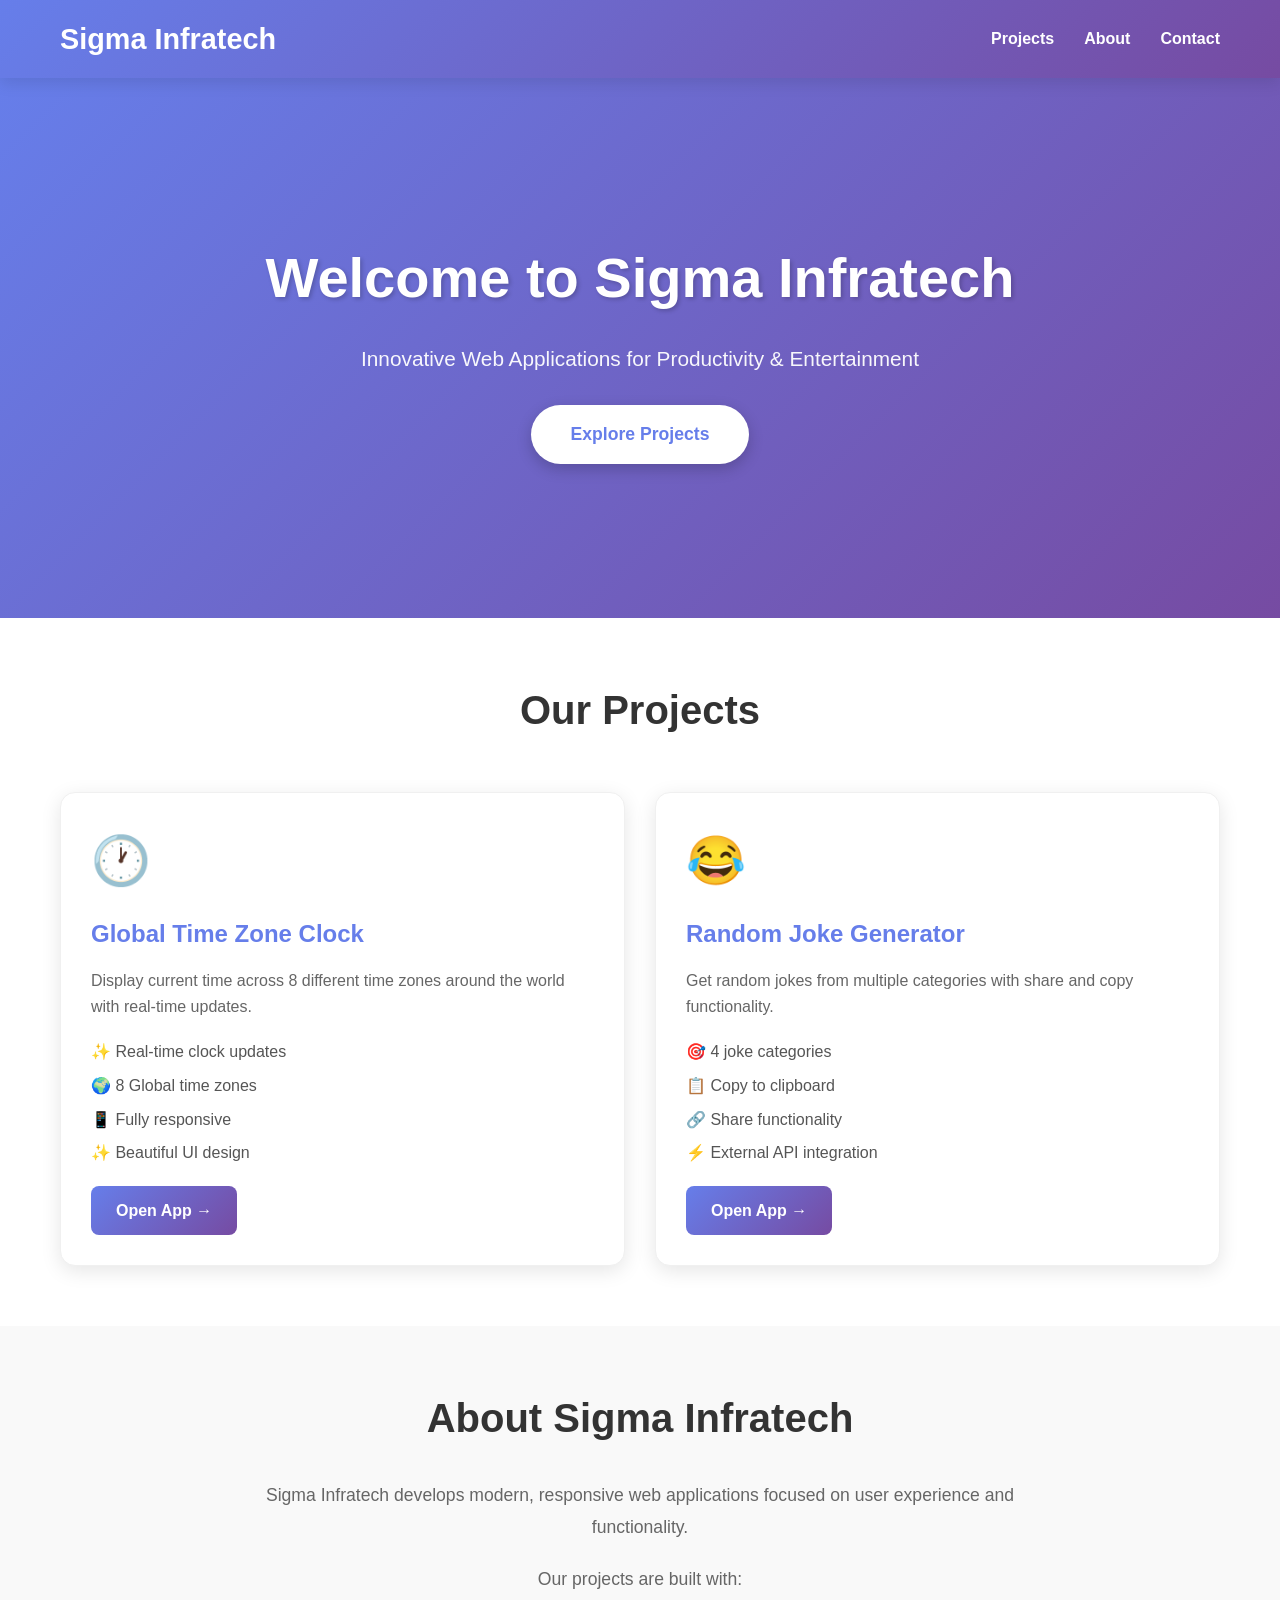
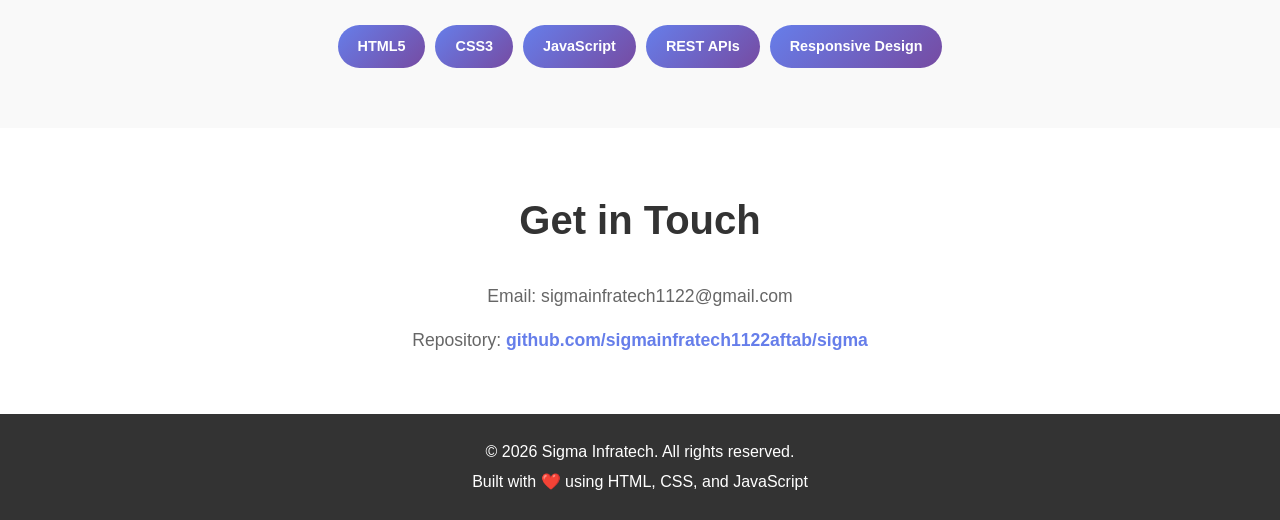
<file: index.html>
<!DOCTYPE html>
<html lang="en">
<head>
    <meta charset="UTF-8">
    <meta name="viewport" content="width=device-width, initial-scale=1.0">
    <title>Sigma Infratech - Web Apps</title>
    <link rel="stylesheet" href="landing.css">
</head>
<body>
    <nav class="navbar">
        <div class="nav-container">
            <h2 class="logo">Sigma Infratech</h2>
            <ul class="nav-links">
                <li><a href="#projects">Projects</a></li>
                <li><a href="#about">About</a></li>
                <li><a href="#contact">Contact</a></li>
            </ul>
        </div>
    </nav>

    <section class="hero">
        <div class="hero-content">
            <h1>Welcome to Sigma Infratech</h1>
            <p>Innovative Web Applications for Productivity & Entertainment</p>
            <a href="#projects" class="cta-button">Explore Projects</a>
        </div>
    </section>

    <section class="projects" id="projects">
        <h2>Our Projects</h2>
        <div class="projects-grid">
            <div class="project-card">
                <div class="project-icon">🕐</div>
                <h3>Global Time Zone Clock</h3>
                <p>Display current time across 8 different time zones around the world with real-time updates.</p>
                <ul class="features">
                    <li>✨ Real-time clock updates</li>
                    <li>🌍 8 Global time zones</li>
                    <li>📱 Fully responsive</li>
                    <li>✨ Beautiful UI design</li>
                </ul>
                <a href="./digital-clock/index.html" class="project-btn">Open App →</a>
            </div>

            <div class="project-card">
                <div class="project-icon">😂</div>
                <h3>Random Joke Generator</h3>
                <p>Get random jokes from multiple categories with share and copy functionality.</p>
                <ul class="features">
                    <li>🎯 4 joke categories</li>
                    <li>📋 Copy to clipboard</li>
                    <li>🔗 Share functionality</li>
                    <li>⚡ External API integration</li>
                </ul>
                <a href="./joke-generator/index.html" class="project-btn">Open App →</a>
            </div>
        </div>
    </section>

    <section class="about" id="about">
        <h2>About Sigma Infratech</h2>
        <div class="about-content">
            <p>Sigma Infratech develops modern, responsive web applications focused on user experience and functionality.</p>
            <p>Our projects are built with:</p>
            <div class="tech-stack">
                <span class="tech">HTML5</span>
                <span class="tech">CSS3</span>
                <span class="tech">JavaScript</span>
                <span class="tech">REST APIs</span>
                <span class="tech">Responsive Design</span>
            </div>
        </div>
    </section>

    <section class="contact" id="contact">
        <h2>Get in Touch</h2>
        <p>Email: sigmainfratech1122@gmail.com</p>
        <p>Repository: <a href="https://github.com/sigmainfratech1122aftab/sigma" target="_blank">github.com/sigmainfratech1122aftab/sigma</a></p>
    </section>

    <footer>
        <p>&copy; 2026 Sigma Infratech. All rights reserved.</p>
        <p>Built with ❤️ using HTML, CSS, and JavaScript</p>
    </footer>
</body>
</html>
</file>
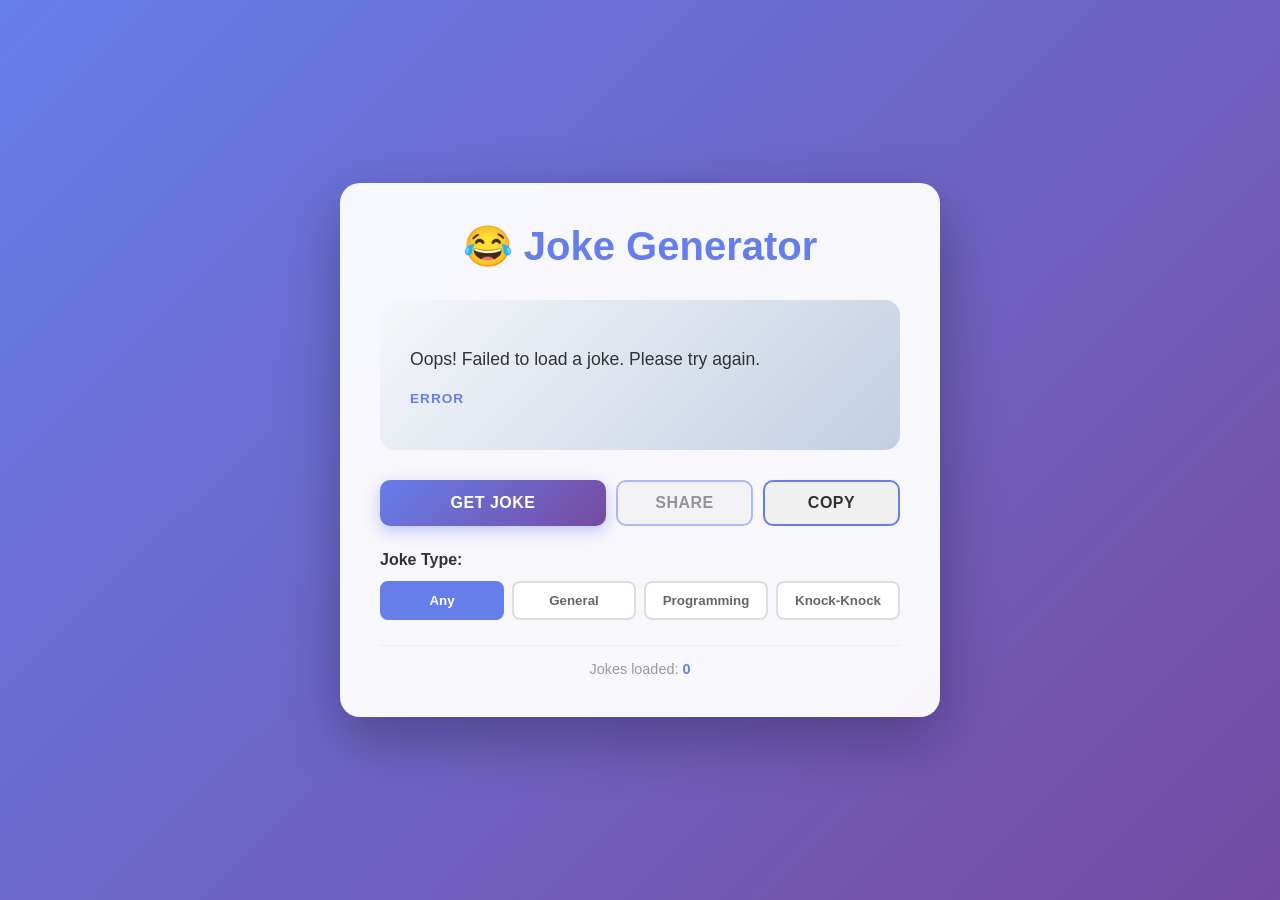
<file: joke-generator/index.html>
<!DOCTYPE html>
<html lang="en">
<head>
    <meta charset="UTF-8">
    <meta name="viewport" content="width=device-width, initial-scale=1.0">
    <title>Random Joke Generator</title>
    <link rel="stylesheet" href="styles.css">
</head>
<body>
    <div class="container">
        <div class="joke-card">
            <h1>😂 Joke Generator</h1>
            
            <div class="joke-display">
                <div class="joke-content" id="jokeContent">
                    <p>Click the button to get a random joke!</p>
                </div>
                <div class="joke-type" id="jokeType"></div>
            </div>
            
            <div class="button-group">
                <button class="btn btn-primary" id="getJokeBtn" onclick="getJoke()">Get Joke</button>
                <button class="btn btn-secondary" id="shareBtn" onclick="shareJoke()" disabled>Share</button>
                <button class="btn btn-secondary" id="copyBtn" onclick="copyJoke()">Copy</button>
            </div>
            
            <div class="filter-section">
                <h3>Joke Type:</h3>
                <div class="filter-buttons">
                    <button class="filter-btn active" data-type="any" onclick="setJokeType('any')">Any</button>
                    <button class="filter-btn" data-type="general" onclick="setJokeType('general')">General</button>
                    <button class="filter-btn" data-type="programming" onclick="setJokeType('programming')">Programming</button>
                    <button class="filter-btn" data-type="knock-knock" onclick="setJokeType('knock-knock')">Knock-Knock</button>
                </div>
            </div>
            
            <div class="loading" id="loading" style="display: none;">
                <div class="spinner"></div>
                <p>Loading joke...</p>
            </div>
            
            <div class="joke-counter">
                <p>Jokes loaded: <span id="jokeCount">0</span></p>
            </div>
        </div>
    </div>
    
    <script src="script.js"></script>
</body>
</html>
</file>
<file: landing.css>
* {
    margin: 0;
    padding: 0;
    box-sizing: border-box;
}

html {
    scroll-behavior: smooth;
}

body {
    font-family: 'Segoe UI', Tahoma, Geneva, Verdana, sans-serif;
    line-height: 1.6;
    color: #333;
}

/* Navigation */
.navbar {
    background: linear-gradient(135deg, #667eea 0%, #764ba2 100%);
    padding: 1rem 0;
    position: sticky;
    top: 0;
    z-index: 100;
    box-shadow: 0 5px 15px rgba(0, 0, 0, 0.1);
}

.nav-container {
    max-width: 1200px;
    margin: 0 auto;
    padding: 0 20px;
    display: flex;
    justify-content: space-between;
    align-items: center;
}

.logo {
    color: white;
    font-size: 1.8rem;
    font-weight: 700;
}

.nav-links {
    list-style: none;
    display: flex;
    gap: 30px;
}

.nav-links a {
    color: white;
    text-decoration: none;
    font-weight: 600;
    transition: opacity 0.3s ease;
}

.nav-links a:hover {
    opacity: 0.8;
}

/* Hero Section */
.hero {
    background: linear-gradient(135deg, #667eea 0%, #764ba2 100%);
    color: white;
    padding: 100px 20px;
    text-align: center;
    min-height: 60vh;
    display: flex;
    align-items: center;
    justify-content: center;
}

.hero-content h1 {
    font-size: 3.5rem;
    margin-bottom: 20px;
    font-weight: 700;
    text-shadow: 2px 2px 4px rgba(0, 0, 0, 0.2);
}

.hero-content p {
    font-size: 1.3rem;
    margin-bottom: 30px;
    opacity: 0.95;
}

.cta-button {
    display: inline-block;
    background: white;
    color: #667eea;
    padding: 15px 40px;
    border-radius: 50px;
    text-decoration: none;
    font-weight: 700;
    font-size: 1.1rem;
    transition: all 0.3s ease;
    box-shadow: 0 5px 15px rgba(0, 0, 0, 0.2);
}

.cta-button:hover {
    transform: translateY(-3px);
    box-shadow: 0 8px 20px rgba(0, 0, 0, 0.3);
}

/* Projects Section */
.projects {
    max-width: 1200px;
    margin: 60px auto;
    padding: 0 20px;
}

.projects h2 {
    text-align: center;
    font-size: 2.5rem;
    margin-bottom: 50px;
    color: #333;
}

.projects-grid {
    display: grid;
    grid-template-columns: repeat(auto-fit, minmax(350px, 1fr));
    gap: 30px;
}

.project-card {
    background: white;
    border-radius: 15px;
    padding: 30px;
    box-shadow: 0 5px 20px rgba(0, 0, 0, 0.1);
    transition: all 0.3s ease;
    border: 1px solid #f0f0f0;
}

.project-card:hover {
    transform: translateY(-8px);
    box-shadow: 0 15px 40px rgba(0, 0, 0, 0.15);
}

.project-icon {
    font-size: 3rem;
    margin-bottom: 15px;
}

.project-card h3 {
    font-size: 1.5rem;
    margin-bottom: 15px;
    color: #667eea;
}

.project-card p {
    color: #666;
    margin-bottom: 20px;
    line-height: 1.6;
}

.features {
    list-style: none;
    margin-bottom: 20px;
    padding: 0;
}

.features li {
    color: #555;
    margin-bottom: 8px;
    padding-left: 0;
}

.project-btn {
    display: inline-block;
    background: linear-gradient(135deg, #667eea 0%, #764ba2 100%);
    color: white;
    padding: 12px 25px;
    border-radius: 8px;
    text-decoration: none;
    font-weight: 600;
    transition: all 0.3s ease;
}

.project-btn:hover {
    transform: translateX(5px);
    box-shadow: 0 5px 15px rgba(102, 126, 234, 0.4);
}

/* About Section */
.about {
    background: #f9f9f9;
    padding: 60px 20px;
    text-align: center;
}

.about h2 {
    font-size: 2.5rem;
    margin-bottom: 30px;
    color: #333;
}

.about-content {
    max-width: 800px;
    margin: 0 auto;
}

.about-content p {
    font-size: 1.1rem;
    color: #666;
    margin-bottom: 20px;
    line-height: 1.8;
}

.tech-stack {
    display: flex;
    flex-wrap: wrap;
    justify-content: center;
    gap: 10px;
    margin-top: 30px;
}

.tech {
    background: linear-gradient(135deg, #667eea 0%, #764ba2 100%);
    color: white;
    padding: 10px 20px;
    border-radius: 25px;
    font-weight: 600;
    font-size: 0.9rem;
}

/* Contact Section */
.contact {
    max-width: 1200px;
    margin: 60px auto;
    padding: 0 20px;
    text-align: center;
}

.contact h2 {
    font-size: 2.5rem;
    margin-bottom: 30px;
    color: #333;
}

.contact p {
    font-size: 1.1rem;
    color: #666;
    margin-bottom: 15px;
}

.contact a {
    color: #667eea;
    text-decoration: none;
    font-weight: 600;
}

.contact a:hover {
    text-decoration: underline;
}

/* Footer */
footer {
    background: #333;
    color: white;
    text-align: center;
    padding: 20px;
    margin-top: 60px;
}

footer p {
    margin: 5px 0;
}

/* Responsive Design */
@media (max-width: 768px) {
    .hero-content h1 {
        font-size: 2rem;
    }
    
    .hero-content p {
        font-size: 1rem;
    }
    
    .nav-links {
        gap: 15px;
        font-size: 0.9rem;
    }
    
    .projects h2,
    .about h2,
    .contact h2 {
        font-size: 1.8rem;
    }
    
    .projects-grid {
        grid-template-columns: 1fr;
    }
}

@media (max-width: 480px) {
    .nav-container {
        flex-direction: column;
        gap: 15px;
    }
    
    .nav-links {
        flex-direction: column;
        gap: 10px;
        text-align: center;
    }
    
    .hero {
        padding: 50px 20px;
    }
    
    .hero-content h1 {
        font-size: 1.5rem;
    }
}
</file>
<file: joke-generator/styles.css>
* {
    margin: 0;
    padding: 0;
    box-sizing: border-box;
}

body {
    font-family: 'Segoe UI', Tahoma, Geneva, Verdana, sans-serif;
    background: linear-gradient(135deg, #667eea 0%, #764ba2 100%);
    min-height: 100vh;
    display: flex;
    justify-content: center;
    align-items: center;
    padding: 20px;
}

.container {
    max-width: 600px;
    width: 100%;
}

.joke-card {
    background: rgba(255, 255, 255, 0.95);
    border-radius: 20px;
    padding: 40px;
    box-shadow: 0 20px 60px rgba(0, 0, 0, 0.3);
    animation: slideIn 0.5s ease-out;
}

@keyframes slideIn {
    from {
        opacity: 0;
        transform: translateY(20px);
    }
    to {
        opacity: 1;
        transform: translateY(0);
    }
}

h1 {
    text-align: center;
    color: #667eea;
    font-size: 2.5rem;
    margin-bottom: 30px;
    font-weight: 700;
}

.joke-display {
    background: linear-gradient(135deg, #f5f7fa 0%, #c3cfe2 100%);
    border-radius: 15px;
    padding: 30px;
    margin-bottom: 30px;
    min-height: 150px;
    display: flex;
    flex-direction: column;
    justify-content: center;
}

.joke-content {
    font-size: 1.1rem;
    line-height: 1.8;
    color: #333;
    margin-bottom: 15px;
    font-weight: 500;
}

.joke-type {
    font-size: 0.85rem;
    color: #667eea;
    font-weight: 600;
    text-transform: uppercase;
    letter-spacing: 1px;
}

.button-group {
    display: flex;
    gap: 10px;
    margin-bottom: 25px;
    flex-wrap: wrap;
}

.btn {
    flex: 1;
    min-width: 120px;
    padding: 12px 20px;
    border: none;
    border-radius: 10px;
    font-size: 1rem;
    font-weight: 600;
    cursor: pointer;
    transition: all 0.3s ease;
    text-transform: uppercase;
    letter-spacing: 0.5px;
}

.btn-primary {
    background: linear-gradient(135deg, #667eea 0%, #764ba2 100%);
    color: white;
    box-shadow: 0 5px 15px rgba(102, 126, 234, 0.4);
}

.btn-primary:hover {
    transform: translateY(-2px);
    box-shadow: 0 8px 20px rgba(102, 126, 234, 0.6);
}

.btn-primary:active {
    transform: translateY(0);
}

.btn-secondary {
    background: #f0f0f0;
    color: #333;
    border: 2px solid #667eea;
    flex: 0.5;
}

.btn-secondary:hover:not(:disabled) {
    background: #667eea;
    color: white;
}

.btn-secondary:disabled {
    opacity: 0.5;
    cursor: not-allowed;
}

.filter-section {
    margin-bottom: 25px;
}

.filter-section h3 {
    color: #333;
    margin-bottom: 12px;
    font-size: 1rem;
}

.filter-buttons {
    display: grid;
    grid-template-columns: repeat(auto-fit, minmax(100px, 1fr));
    gap: 8px;
}

.filter-btn {
    padding: 10px 15px;
    border: 2px solid #ddd;
    background: white;
    border-radius: 8px;
    cursor: pointer;
    font-weight: 600;
    transition: all 0.3s ease;
    color: #666;
}

.filter-btn:hover {
    border-color: #667eea;
    color: #667eea;
}

.filter-btn.active {
    background: #667eea;
    color: white;
    border-color: #667eea;
}

.loading {
    text-align: center;
    padding: 20px;
}

.spinner {
    border: 4px solid #f3f3f3;
    border-top: 4px solid #667eea;
    border-radius: 50%;
    width: 40px;
    height: 40px;
    animation: spin 1s linear infinite;
    margin: 0 auto 15px;
}

@keyframes spin {
    0% { transform: rotate(0deg); }
    100% { transform: rotate(360deg); }
}

.loading p {
    color: #667eea;
    font-weight: 600;
}

.joke-counter {
    text-align: center;
    color: #999;
    font-size: 0.9rem;
    padding-top: 15px;
    border-top: 1px solid #eee;
}

.joke-counter span {
    font-weight: 700;
    color: #667eea;
}

.notification {
    position: fixed;
    top: 20px;
    right: 20px;
    background: #4caf50;
    color: white;
    padding: 15px 20px;
    border-radius: 8px;
    box-shadow: 0 5px 15px rgba(0, 0, 0, 0.2);
    animation: slideInRight 0.3s ease-out, slideOutRight 0.3s ease-out 2.7s forwards;
}

@keyframes slideInRight {
    from {
        transform: translateX(400px);
        opacity: 0;
    }
    to {
        transform: translateX(0);
        opacity: 1;
    }
}

@keyframes slideOutRight {
    from {
        transform: translateX(0);
        opacity: 1;
    }
    to {
        transform: translateX(400px);
        opacity: 0;
    }
}

/* Responsive Design */
@media (max-width: 600px) {
    .joke-card {
        padding: 25px;
    }
    
    h1 {
        font-size: 2rem;
    }
    
    .joke-display {
        padding: 20px;
        min-height: 120px;
    }
    
    .btn {
        font-size: 0.9rem;
        padding: 10px 15px;
    }
    
    .filter-buttons {
        grid-template-columns: repeat(2, 1fr);
    }
}
</file>
